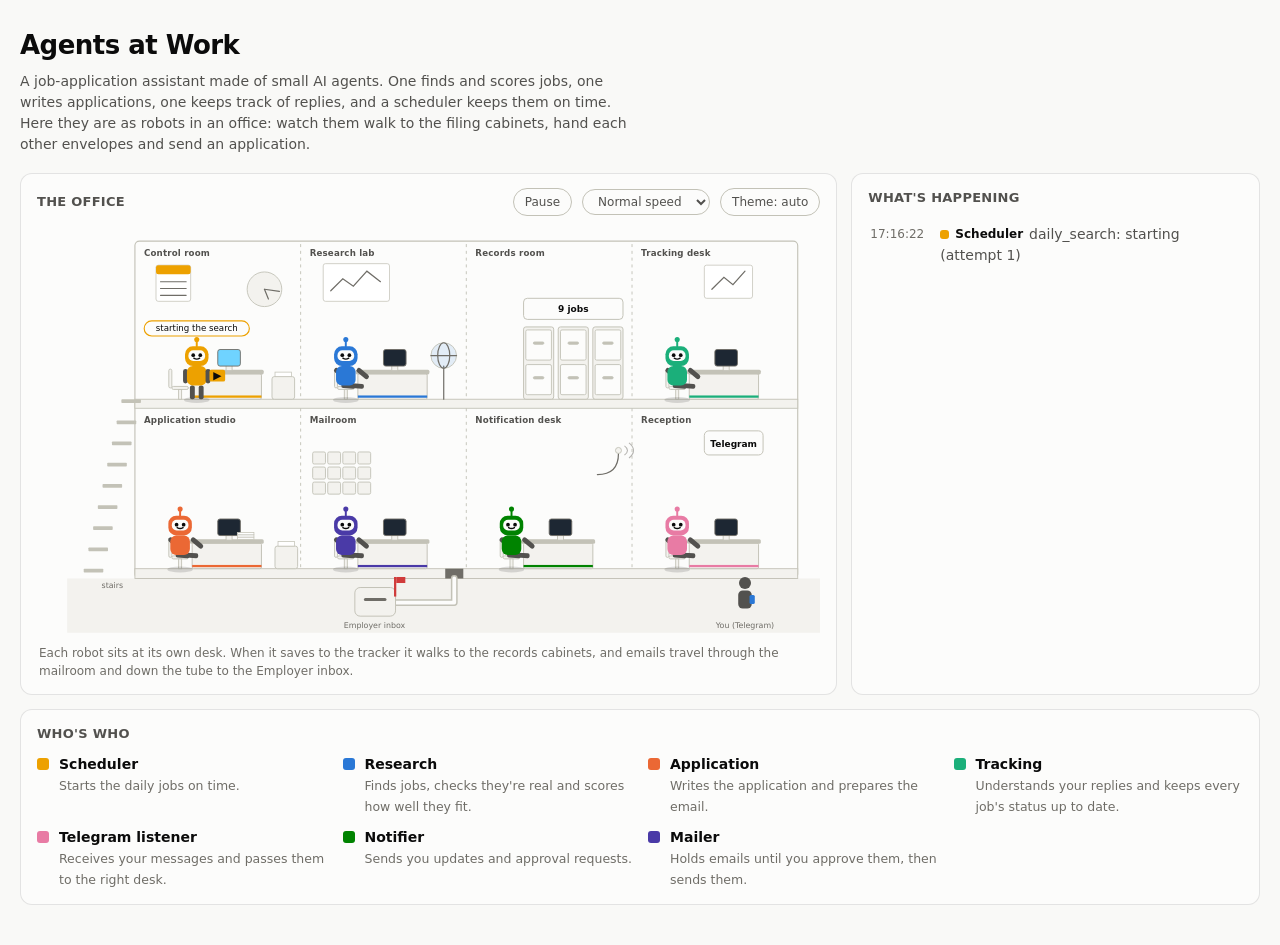
<file: site/index.html>
<!doctype html>
<html lang="en">
<head>
<meta charset="utf-8">
<meta name="viewport" content="width=device-width, initial-scale=1">
<title>Agents at Work</title>
<meta name="description" content="A live-style demo of a job-application agent system: robots working in an office as agents search, track, write and send. All data is made up.">
<link rel="icon" href="data:image/svg+xml,%3Csvg xmlns='http://www.w3.org/2000/svg' viewBox='0 0 32 32'%3E%3Crect x='6' y='9' width='20' height='18' rx='6' fill='%232a78d6'/%3E%3Crect x='9' y='13' width='14' height='9' rx='4' fill='%23fff'/%3E%3Ccircle cx='13' cy='17' r='1.7'/%3E%3Ccircle cx='19' cy='17' r='1.7'/%3E%3Cline x1='16' y1='9' x2='16' y2='4' stroke='%232a78d6' stroke-width='2'/%3E%3C/svg%3E">
<link rel="stylesheet" href="workspace.css">
<style>
  :root {
    color-scheme: light;
    --page: #f9f9f7; --surface: #fcfcfb; --surface-2: #f3f2ee; --ink: #0b0b0b; --ink-2: #52514e; --ink-3: #6f6d67;
    --line: #e1e0d9; --line-strong: #c3c2b7; --ring: rgba(11, 11, 11, 0.10);
    --accent: #2a78d6; --accent-soft: rgba(42, 120, 214, 0.12);
    --c-agent1: #2a78d6; --c-agent2: #eb6834; --c-agent3: #1baf7a; --c-scheduler: #eda100;
    --c-poller: #e87ba4; --c-notifier: #008300; --c-mailer: #4a3aa7;
    --good: #006300; --warning: #9a6700; --critical: #d03b3b;
  }
  @media (prefers-color-scheme: dark) {
    :root:where(:not([data-theme="light"])) {
      color-scheme: dark;
      --page: #0d0d0d; --surface: #1a1a19; --surface-2: #232321; --ink: #ffffff; --ink-2: #c3c2b7; --ink-3: #a3a198;
      --line: #2c2c2a; --line-strong: #383835; --ring: rgba(255, 255, 255, 0.10);
      --accent: #3987e5; --accent-soft: rgba(57, 135, 229, 0.18);
      --c-agent1: #3987e5; --c-agent2: #d95926; --c-agent3: #199e70; --c-scheduler: #c98500;
      --c-poller: #d55181; --c-notifier: #008300; --c-mailer: #9085e9;
      --good: #0ca30c; --warning: #fab219; --critical: #e66767;
    }
  }
  :root[data-theme="dark"] {
    color-scheme: dark;
    --page: #0d0d0d; --surface: #1a1a19; --surface-2: #232321; --ink: #ffffff; --ink-2: #c3c2b7; --ink-3: #a3a198;
    --line: #2c2c2a; --line-strong: #383835; --ring: rgba(255, 255, 255, 0.10);
    --accent: #3987e5; --accent-soft: rgba(57, 135, 229, 0.18);
    --c-agent1: #3987e5; --c-agent2: #d95926; --c-agent3: #199e70; --c-scheduler: #c98500;
    --c-poller: #d55181; --c-notifier: #008300; --c-mailer: #9085e9;
    --good: #0ca30c; --warning: #fab219; --critical: #e66767;
  }

  [hidden] { display: none !important; }
  * { box-sizing: border-box; }
  html, body { margin: 0; }
  body { background: var(--page); color: var(--ink); font: 14px/1.5 system-ui, -apple-system, "Segoe UI", sans-serif; padding: 0 16px 40px; }
  .wrap { max-width: 1240px; margin: 0 auto; }
  header { padding: 26px 0 18px; }
  h1 { font-size: 26px; margin: 0 0 6px; letter-spacing: -0.02em; }
  .lede { color: var(--ink-2); max-width: 70ch; margin: 0; }
  h2 { font-size: 13px; margin: 0; color: var(--ink-2); font-weight: 600; letter-spacing: 0.02em; text-transform: uppercase; }
  .panel { min-width: 0; background: var(--surface); border: 1px solid var(--ring); border-radius: 12px; padding: 14px 16px; }
  .grid { display: grid; gap: 14px; grid-template-columns: minmax(0, 2fr) minmax(0, 1fr); }
  @media (max-width: 980px) { .grid { grid-template-columns: minmax(0, 1fr); } }
  .head { display: flex; align-items: center; flex-wrap: wrap; gap: 8px 10px; margin-bottom: 10px; }
  .head .spacer { flex: 1; }
  button.ctl, select.ctl { font: inherit; font-size: 12px; padding: 4px 11px; border-radius: 999px; border: 1px solid var(--line-strong); background: var(--surface); color: var(--ink-2); cursor: pointer; }
  button.ctl:hover { background: var(--surface-2); }
  button:focus-visible, select:focus-visible { outline: 2px solid var(--accent); outline-offset: 2px; }
  .flowwrap { overflow-x: auto; }
  .caption { color: var(--ink-3); font-size: 12px; margin: 8px 2px 0; }

  #feed { list-style: none; margin: 0; padding: 0; max-height: 520px; overflow-y: auto; }
  #feed li { display: grid; grid-template-columns: 62px minmax(0, 1fr); gap: 8px; padding: 6px 2px; border-top: 1px solid var(--line); }
  #feed li:first-child { border-top: 0; }
  #feed li.fresh { animation: fresh 1.6s ease-out; }
  @keyframes fresh { from { background: var(--accent-soft); } to { background: transparent; } }
  .when { color: var(--ink-3); font-size: 12px; font-variant-numeric: tabular-nums; padding-top: 1px; }
  .who { display: inline-flex; align-items: center; gap: 6px; font-weight: 600; font-size: 12px; margin-right: 6px; }
  .sw { width: 9px; height: 9px; border-radius: 3px; flex: none; }
  .what { color: var(--ink-2); overflow-wrap: anywhere; }
  .what.err { color: var(--critical); }

  .legend { display: grid; gap: 10px 16px; grid-template-columns: repeat(auto-fill, minmax(230px, 1fr)); margin: 0; padding: 0; list-style: none; }
  .legend li { display: flex; gap: 10px; align-items: flex-start; }
  .legend .sw { width: 12px; height: 12px; margin-top: 4px; }
  .legend b { display: block; }
  .legend span { color: var(--ink-3); font-size: 12.5px; }
  @media (prefers-reduced-motion: reduce) { * { animation: none !important; } }
</style>
</head>
<body>
<div class="wrap">
  <header>
    <h1>Agents at Work</h1>
    <p class="lede">A job-application assistant made of small AI agents. One finds and scores jobs, one writes applications, one keeps track of replies, and a scheduler keeps them on time. Here they are as robots in an office: watch them walk to the filing cabinets, hand each other envelopes and send an application.</p>
  </header>

  <section class="grid">
    <div class="panel">
      <div class="head">
        <h2>The office</h2>
        <span class="spacer"></span>
        <button class="ctl" id="pause" type="button">Pause</button>
        <select class="ctl" id="speed" aria-label="Playback speed"><option value="1">Normal speed</option><option value="2">2x faster</option><option value="3">3x faster</option></select>
        <button class="ctl" id="theme" type="button" aria-label="Change colour theme">Theme: auto</button>
      </div>
      <div class="flowwrap"><svg id="space" viewBox="-40 0 1040 545" role="img" aria-label="A two-storey office where each agent is a robot at its desk. Robots walk between rooms as they work."></svg></div>
      <p class="caption">Each robot sits at its own desk. When it saves to the tracker it walks to the records cabinets, and emails travel through the mailroom and down the tube to the Employer inbox.</p>
    </div>
    <div class="panel">
      <div class="head"><h2>What's happening</h2></div>
      <ul id="feed" role="log" aria-live="off"></ul>
    </div>
  </section>

  <section class="panel" style="margin-top:14px">
    <div class="head"><h2>Who's who</h2></div>
    <ul class="legend">
      <li><span class="sw" style="background:var(--c-scheduler)"></span><div><b>Scheduler</b><span>Starts the daily jobs on time.</span></div></li>
      <li><span class="sw" style="background:var(--c-agent1)"></span><div><b>Research</b><span>Finds jobs, checks they're real and scores how well they fit.</span></div></li>
      <li><span class="sw" style="background:var(--c-agent2)"></span><div><b>Application</b><span>Writes the application and prepares the email.</span></div></li>
      <li><span class="sw" style="background:var(--c-agent3)"></span><div><b>Tracking</b><span>Understands your replies and keeps every job's status up to date.</span></div></li>
      <li><span class="sw" style="background:var(--c-poller)"></span><div><b>Telegram listener</b><span>Receives your messages and passes them to the right desk.</span></div></li>
      <li><span class="sw" style="background:var(--c-notifier)"></span><div><b>Notifier</b><span>Sends you updates and approval requests.</span></div></li>
      <li><span class="sw" style="background:var(--c-mailer)"></span><div><b>Mailer</b><span>Holds emails until you approve them, then sends them.</span></div></li>
    </ul>
  </section>
</div>

<script src="workspace.js"></script>
<script src="demo.js"></script>
<script>
"use strict";
window.Workspace.init(document.getElementById("space"));

const pauseBtn = document.getElementById("pause");
pauseBtn.addEventListener("click", () => { pauseBtn.textContent = window.Demo.togglePause() ? "Play" : "Pause"; });
document.getElementById("speed").addEventListener("change", (e) => window.Demo.setSpeed(Number(e.target.value)));

const modes = ["auto", "light", "dark"], themeBtn = document.getElementById("theme");
let mode = "auto";
try { mode = localStorage.getItem("agents-theme") || "auto"; } catch (e) {}
const fromLink = new URLSearchParams(location.search).get("theme");   // e.g. ?theme=dark
if (modes.includes(fromLink)) mode = fromLink;
function applyTheme() {
  if (mode === "auto") document.documentElement.removeAttribute("data-theme"); else document.documentElement.setAttribute("data-theme", mode);
  themeBtn.textContent = "Theme: " + mode;
}
themeBtn.addEventListener("click", () => {
  mode = modes[(modes.indexOf(mode) + 1) % modes.length];
  try { localStorage.setItem("agents-theme", mode); } catch (e) {}
  applyTheme();
});
applyTheme();

setTimeout(() => window.Demo.start(), 700);
</script>
</body>
</html>
</file>
<file: site/workspace.css>
/* The Workspace view: a cutaway office where the agents are robots. Colours come from the
   page's theme variables, so it follows light and dark mode. */
#space { width: 100%; min-width: 720px; height: auto; display: block; }
#space text { font-family: inherit; }
.ws-wall { fill: var(--surface); stroke: var(--line-strong); stroke-width: 1.5; }
.ws-slab { fill: var(--surface-2); stroke: var(--line-strong); stroke-width: 1.2; }
.ws-ground { fill: var(--surface-2); }
.ws-part { stroke: var(--line-strong); stroke-width: 1.2; stroke-dasharray: 4 5; fill: none; }
.ws-room-label { font-size: 11.5px; font-weight: 650; fill: var(--ink-2); letter-spacing: 0.02em; }
.ws-note { font-size: 10.5px; fill: var(--ink-3); }
.ws-desk { fill: var(--surface-2); stroke: var(--line-strong); stroke-width: 1.3; }
.ws-desk-top { fill: var(--line-strong); }
.ws-prop { fill: var(--surface-2); stroke: var(--line-strong); stroke-width: 1.2; }
.ws-paper { fill: #ffffff; stroke: var(--line-strong); stroke-width: 1; }
.ws-ink { fill: none; stroke: var(--ink-3); stroke-width: 1.6; stroke-linecap: round; }
.ws-glass { fill: var(--accent-soft); stroke: var(--line-strong); stroke-width: 1.2; }
.ws-tube { fill: none; stroke: var(--line-strong); stroke-width: 9; stroke-linecap: round; stroke-linejoin: round; }
.ws-tube-in { fill: none; stroke: var(--surface); stroke-width: 5; stroke-linecap: round; stroke-linejoin: round; }
.ws-hole { fill: var(--ink-3); }
.ws-sign { fill: var(--surface); stroke: var(--line-strong); stroke-width: 1.3; }
.ws-sign-text { font-size: 12px; font-weight: 700; fill: var(--ink); }
.ws-screen { fill: #1d2733; stroke: var(--ink-3); stroke-width: 1.2; }
.ws-screen.on { fill: #6fd3ff; animation: ws-scan 1.1s ease-in-out infinite; }
.ws-screen.err { fill: var(--critical); }
.ws-drawer { fill: var(--surface); stroke: var(--line-strong); stroke-width: 1.2; transition: transform 0.35s ease; }
.ws-drawer.open { transform: translateX(11px); }
.ws-flag { transform-box: fill-box; transform-origin: 50% 100%; transition: transform 0.4s ease; }
.ws-flag.up { transform: rotate(-70deg); }
.ws-globe-spin { transform-box: fill-box; transform-origin: center; }
.ws-globe.busy .ws-globe-spin { animation: ws-spin 1.2s ease-in-out infinite; }
.ws-signal { fill: none; stroke: var(--ink-3); stroke-width: 1.4; opacity: 0.5; }
.ws-floaty { font-size: 12.5px; font-weight: 700; paint-order: stroke; stroke: var(--surface); stroke-width: 3.5px; animation: ws-floatup 2.6s ease-out forwards; }
.ws-packet-glyph { font-size: 11px; font-weight: 700; fill: var(--ink); }
.ws-shadow { fill: rgba(0, 0, 0, 0.13); }

/* robots */
.rb .leg, .rb .arm { transform-box: fill-box; transform-origin: 50% 0%; }
.rb .head { transform-box: fill-box; transform-origin: 50% 100%; }
.rb .eye { fill: var(--ink); transform-box: fill-box; transform-origin: center; animation: ws-blink 5s infinite; }
.rb .mouth { stroke: var(--ink); stroke-width: 1.4; stroke-linecap: round; fill: none; }
.rb .badge { font-size: 12px; font-weight: 700; fill: var(--critical); paint-order: stroke; stroke: var(--surface); stroke-width: 3px; }
.rb .zzz { font-size: 11px; font-weight: 700; fill: var(--ink-3); opacity: 0; }
.rb.sleep .zzz { animation: ws-zzz 2.4s ease-in-out infinite; }
.rb.stand .inner, .rb.sit .inner { animation: ws-breathe 3.6s ease-in-out infinite; transform-box: fill-box; transform-origin: 50% 100%; }
.rb.walk .leg-l, .rb.walk .arm-r { animation: ws-swingA 0.42s ease-in-out infinite; }
.rb.walk .leg-r, .rb.walk .arm-l { animation: ws-swingB 0.42s ease-in-out infinite; }
.rb.walk .inner { animation: ws-bob 0.21s ease-in-out infinite; }
.rb.sit .leg, .rb.type .leg, .rb.sleep .leg { transform: rotate(-86deg); }
.rb.type .arm-l { animation: ws-typeA 0.28s ease-in-out infinite; }
.rb.type .arm-r { animation: ws-typeB 0.28s ease-in-out infinite; }
.rb.sit .arm, .rb.sleep .arm { transform: rotate(-50deg); }
.rb.sleep .head { transform: rotate(18deg); }
.rb.sleep { opacity: 0.6; filter: grayscale(0.8); }
.rb.error .inner { animation: ws-shake 0.35s linear infinite; }
.bubble { opacity: 0; transition: opacity 0.25s; pointer-events: none; }
.bubble.show { opacity: 1; }
.bubble rect { fill: var(--surface); stroke-width: 1.5; }
.bubble text { font-size: 11.5px; fill: var(--ink); }

@keyframes ws-breathe { 0%, 100% { transform: scale(1, 1); } 50% { transform: scale(1.02, 1.04); } }
@keyframes ws-bob { 0%, 100% { transform: translateY(0); } 50% { transform: translateY(-2px); } }
@keyframes ws-swingA { 0%, 100% { transform: rotate(-32deg); } 50% { transform: rotate(32deg); } }
@keyframes ws-swingB { 0%, 100% { transform: rotate(32deg); } 50% { transform: rotate(-32deg); } }
@keyframes ws-typeA { 0%, 100% { transform: rotate(-64deg); } 50% { transform: rotate(-84deg); } }
@keyframes ws-typeB { 0%, 100% { transform: rotate(-88deg); } 50% { transform: rotate(-66deg); } }
@keyframes ws-shake { 0%, 100% { transform: translateX(0); } 25% { transform: translateX(-2px); } 75% { transform: translateX(2px); } }
@keyframes ws-blink { 0%, 94%, 100% { transform: scaleY(1); } 97% { transform: scaleY(0.1); } }
@keyframes ws-zzz { 0% { opacity: 0; transform: translate(0, 0); } 40% { opacity: 1; } 100% { opacity: 0; transform: translate(6px, -12px); } }
@keyframes ws-scan { 0%, 100% { opacity: 0.85; } 50% { opacity: 1; } }
@keyframes ws-spin { 0%, 100% { transform: scaleX(1); } 50% { transform: scaleX(0.25); } }
@keyframes ws-floatup { from { transform: translateY(0); opacity: 1; } to { transform: translateY(-30px); opacity: 0; } }

.tabs { display: inline-flex; gap: 4px; margin-left: auto; }
.tab { font: inherit; font-size: 12px; padding: 3px 11px; border-radius: 999px; border: 1px solid var(--line-strong); background: var(--surface); color: var(--ink-2); cursor: pointer; }
.tab[aria-selected="true"] { background: var(--accent-soft); border-color: var(--accent); color: var(--ink); font-weight: 650; }
.panel-head { display: flex; align-items: center; gap: 8px; margin-bottom: 10px; }
.panel-head h2 { margin: 0; }
</file>
